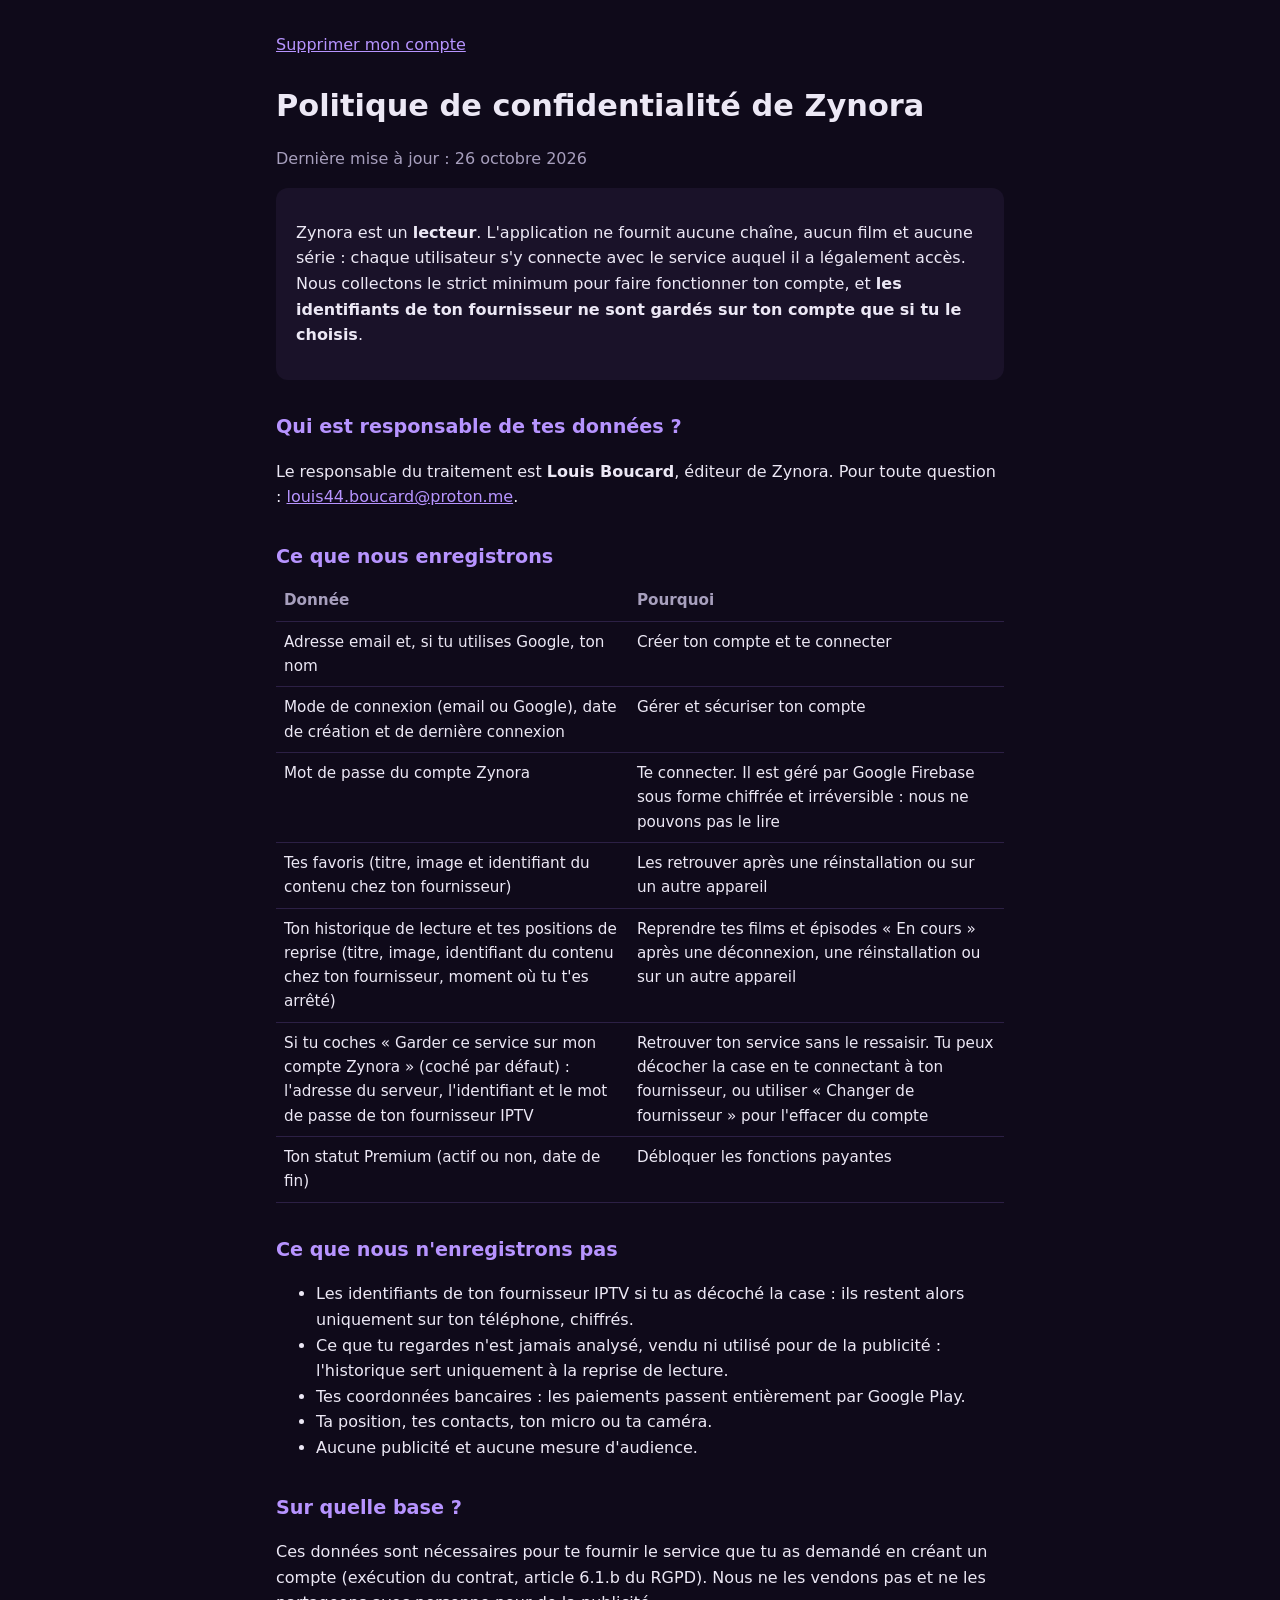
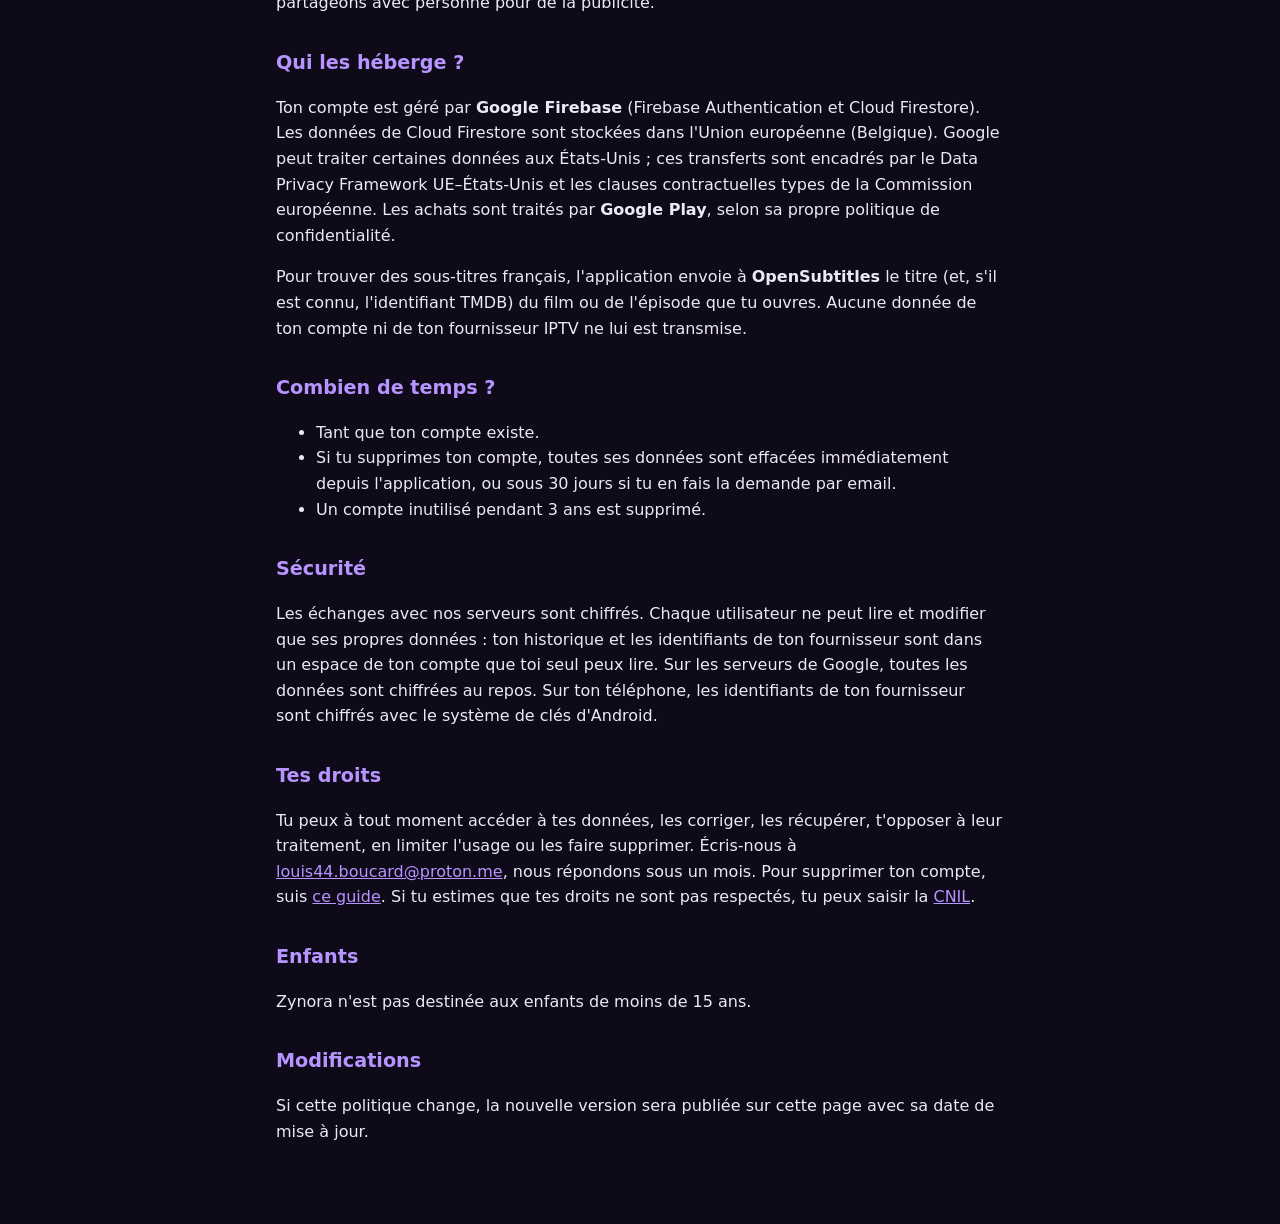
<file: docs/index.html>
<!doctype html>
<html lang="fr">
<head>
  <meta charset="utf-8">
  <meta name="viewport" content="width=device-width, initial-scale=1">
  <title>Zynora : politique de confidentialité</title>
  <link rel="stylesheet" href="style.css">
</head>
<body>
<main>
  <nav><a href="suppression-compte.html">Supprimer mon compte</a></nav>
  <h1>Politique de confidentialité de Zynora</h1>
  <p class="muted">Dernière mise à jour : 26 octobre 2026</p>

  <div class="card">
    <p>Zynora est un <strong>lecteur</strong>. L'application ne fournit aucune chaîne, aucun film et aucune série :
    chaque utilisateur s'y connecte avec le service auquel il a légalement accès. Nous collectons le strict
    minimum pour faire fonctionner ton compte, et <strong>les identifiants de ton fournisseur ne sont gardés sur ton compte
    que si tu le choisis</strong>.</p>
  </div>

  <h2>Qui est responsable de tes données ?</h2>
  <p>Le responsable du traitement est <strong>Louis Boucard</strong>, éditeur de Zynora.
  Pour toute question : <a href="mailto:louis44.boucard@proton.me">louis44.boucard@proton.me</a>.</p>

  <h2>Ce que nous enregistrons</h2>
  <table>
    <tr><th>Donnée</th><th>Pourquoi</th></tr>
    <tr><td>Adresse email et, si tu utilises Google, ton nom</td><td>Créer ton compte et te connecter</td></tr>
    <tr><td>Mode de connexion (email ou Google), date de création et de dernière connexion</td><td>Gérer et sécuriser ton compte</td></tr>
    <tr><td>Mot de passe du compte Zynora</td><td>Te connecter. Il est géré par Google Firebase sous forme chiffrée et irréversible : nous ne pouvons pas le lire</td></tr>
    <tr><td>Tes favoris (titre, image et identifiant du contenu chez ton fournisseur)</td><td>Les retrouver après une réinstallation ou sur un autre appareil</td></tr>
    <tr><td>Ton historique de lecture et tes positions de reprise (titre, image, identifiant du contenu chez ton fournisseur, moment où tu t'es arrêté)</td><td>Reprendre tes films et épisodes « En cours » après une déconnexion, une réinstallation ou sur un autre appareil</td></tr>
    <tr><td>Si tu coches « Garder ce service sur mon compte Zynora » (coché par défaut) : l'adresse du serveur, l'identifiant et le mot de passe de ton fournisseur IPTV</td><td>Retrouver ton service sans le ressaisir. Tu peux décocher la case en te connectant à ton fournisseur, ou utiliser « Changer de fournisseur » pour l'effacer du compte</td></tr>
    <tr><td>Ton statut Premium (actif ou non, date de fin)</td><td>Débloquer les fonctions payantes</td></tr>
  </table>

  <h2>Ce que nous n'enregistrons pas</h2>
  <ul>
    <li>Les identifiants de ton fournisseur IPTV si tu as décoché la case : ils restent alors uniquement sur ton téléphone, chiffrés.</li>
    <li>Ce que tu regardes n'est jamais analysé, vendu ni utilisé pour de la publicité : l'historique sert uniquement à la reprise de lecture.</li>
    <li>Tes coordonnées bancaires : les paiements passent entièrement par Google Play.</li>
    <li>Ta position, tes contacts, ton micro ou ta caméra.</li>
    <li>Aucune publicité et aucune mesure d'audience.</li>
  </ul>

  <h2>Sur quelle base ?</h2>
  <p>Ces données sont nécessaires pour te fournir le service que tu as demandé en créant un compte
  (exécution du contrat, article 6.1.b du RGPD). Nous ne les vendons pas et ne les partageons avec personne
  pour de la publicité.</p>

  <h2>Qui les héberge ?</h2>
  <p>Ton compte est géré par <strong>Google Firebase</strong> (Firebase Authentication et Cloud Firestore).
  Les données de Cloud Firestore sont stockées dans l'Union européenne (Belgique). Google peut traiter certaines
  données aux États-Unis ; ces transferts sont encadrés par le Data Privacy Framework UE–États-Unis et les
  clauses contractuelles types de la Commission européenne. Les achats sont traités par <strong>Google Play</strong>,
  selon sa propre politique de confidentialité.</p>
  <p>Pour trouver des sous-titres français, l'application envoie à <strong>OpenSubtitles</strong> le titre
  (et, s'il est connu, l'identifiant TMDB) du film ou de l'épisode que tu ouvres. Aucune donnée de ton compte
  ni de ton fournisseur IPTV ne lui est transmise.</p>

  <h2>Combien de temps ?</h2>
  <ul>
    <li>Tant que ton compte existe.</li>
    <li>Si tu supprimes ton compte, toutes ses données sont effacées immédiatement depuis l'application,
    ou sous 30 jours si tu en fais la demande par email.</li>
    <li>Un compte inutilisé pendant 3 ans est supprimé.</li>
  </ul>

  <h2>Sécurité</h2>
  <p>Les échanges avec nos serveurs sont chiffrés. Chaque utilisateur ne peut lire et modifier que ses propres
  données : ton historique et les identifiants de ton fournisseur sont dans un espace de ton compte que toi seul peux lire.
  Sur les serveurs de Google, toutes les données sont chiffrées au repos. Sur ton téléphone, les identifiants de ton
  fournisseur sont chiffrés avec le système de clés d'Android.</p>

  <h2>Tes droits</h2>
  <p>Tu peux à tout moment accéder à tes données, les corriger, les récupérer, t'opposer à leur traitement,
  en limiter l'usage ou les faire supprimer. Écris-nous à <a href="mailto:louis44.boucard@proton.me">louis44.boucard@proton.me</a>,
  nous répondons sous un mois. Pour supprimer ton compte, suis <a href="suppression-compte.html">ce guide</a>.
  Si tu estimes que tes droits ne sont pas respectés, tu peux saisir la
  <a href="https://www.cnil.fr/fr/plaintes">CNIL</a>.</p>

  <h2>Enfants</h2>
  <p>Zynora n'est pas destinée aux enfants de moins de 15 ans.</p>

  <h2>Modifications</h2>
  <p>Si cette politique change, la nouvelle version sera publiée sur cette page avec sa date de mise à jour.</p>
</main>
</body>
</html>
</file>
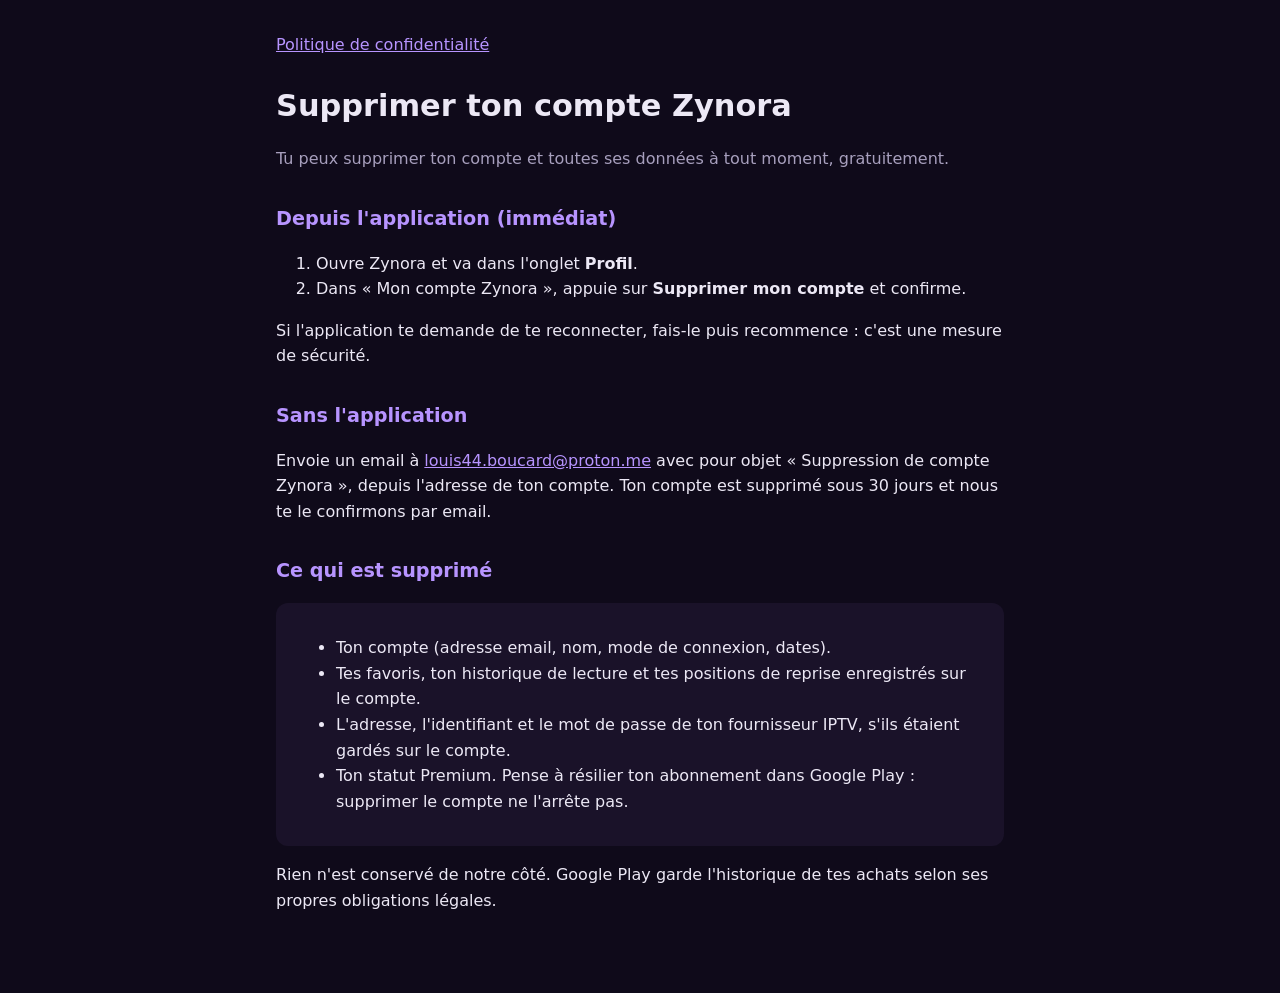
<file: docs/suppression-compte.html>
<!doctype html>
<html lang="fr">
<head>
  <meta charset="utf-8">
  <meta name="viewport" content="width=device-width, initial-scale=1">
  <title>Zynora : supprimer mon compte</title>
  <link rel="stylesheet" href="style.css">
</head>
<body>
<main>
  <nav><a href="index.html">Politique de confidentialité</a></nav>
  <h1>Supprimer ton compte Zynora</h1>
  <p class="muted">Tu peux supprimer ton compte et toutes ses données à tout moment, gratuitement.</p>

  <h2>Depuis l'application (immédiat)</h2>
  <ol>
    <li>Ouvre Zynora et va dans l'onglet <strong>Profil</strong>.</li>
    <li>Dans « Mon compte Zynora », appuie sur <strong>Supprimer mon compte</strong> et confirme.</li>
  </ol>
  <p>Si l'application te demande de te reconnecter, fais-le puis recommence : c'est une mesure de sécurité.</p>

  <h2>Sans l'application</h2>
  <p>Envoie un email à <a href="mailto:louis44.boucard@proton.me?subject=Suppression%20de%20compte%20Zynora">louis44.boucard@proton.me</a>
  avec pour objet « Suppression de compte Zynora », depuis l'adresse de ton compte. Ton compte est supprimé
  sous 30 jours et nous te le confirmons par email.</p>

  <h2>Ce qui est supprimé</h2>
  <div class="card">
    <ul>
      <li>Ton compte (adresse email, nom, mode de connexion, dates).</li>
      <li>Tes favoris, ton historique de lecture et tes positions de reprise enregistrés sur le compte.</li>
      <li>L'adresse, l'identifiant et le mot de passe de ton fournisseur IPTV, s'ils étaient gardés sur le compte.</li>
      <li>Ton statut Premium. Pense à résilier ton abonnement dans Google Play : supprimer le compte ne l'arrête pas.</li>
    </ul>
  </div>
  <p>Rien n'est conservé de notre côté. Google Play garde l'historique de tes achats selon ses propres
  obligations légales.</p>
</main>
</body>
</html>
</file>
<file: docs/style.css>
:root { --bg: #0f0a1a; --surface: #1a1229; --text: #ece8f5; --muted: #a79fbd; --accent: #b794ff; }
* { box-sizing: border-box; }
body { margin: 0; background: var(--bg); color: var(--text); font: 16px/1.6 system-ui, -apple-system, "Segoe UI", Roboto, sans-serif; }
main { max-width: 760px; margin: 0 auto; padding: 32px 16px 64px; }
h1 { font-size: 1.9rem; margin: 0 0 4px; }
h2 { font-size: 1.2rem; margin: 32px 0 8px; color: var(--accent); }
p, li { color: var(--text); }
.muted { color: var(--muted); }
a { color: var(--accent); }
table { width: 100%; border-collapse: collapse; margin: 8px 0; font-size: .95rem; }
th, td { text-align: left; vertical-align: top; padding: 8px; border-bottom: 1px solid #2c2045; }
th { color: var(--muted); font-weight: 600; }
.card { background: var(--surface); border-radius: 12px; padding: 16px 20px; margin: 16px 0; }
nav { margin-bottom: 24px; }
</file>
